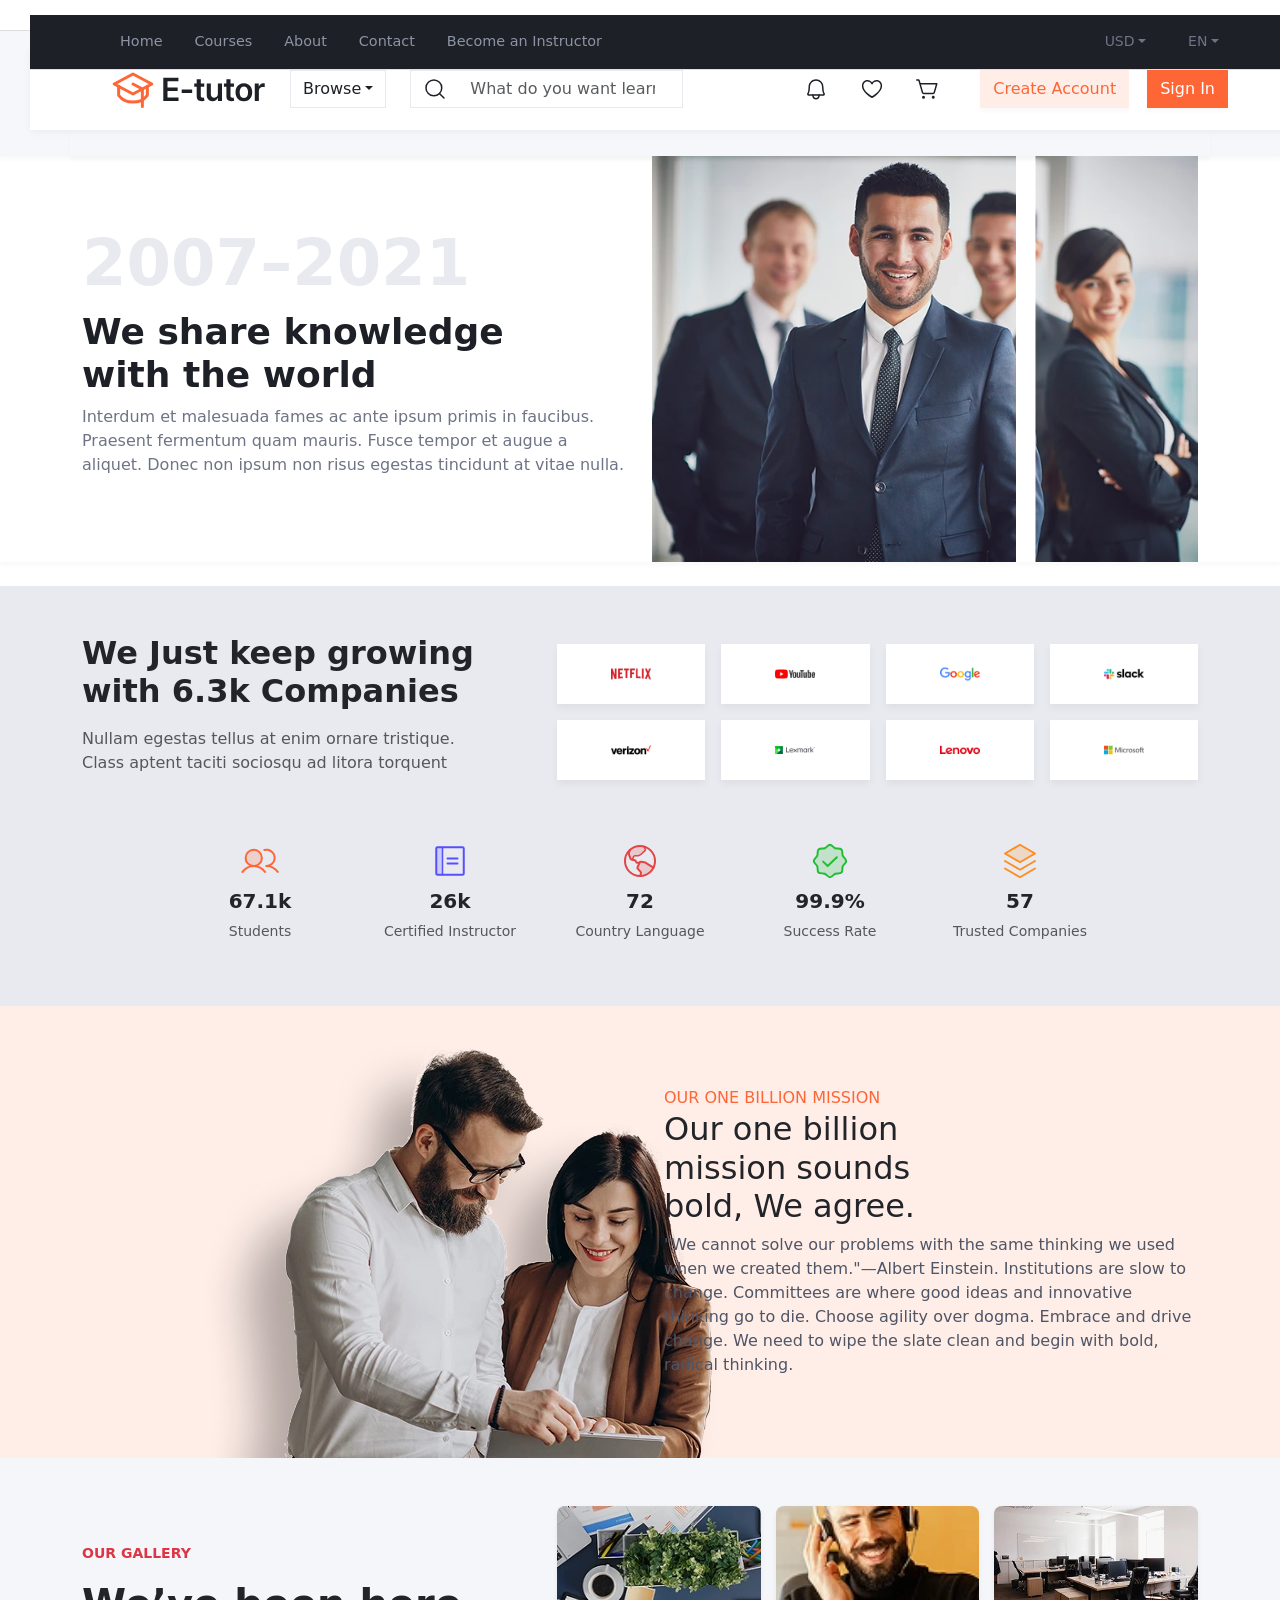
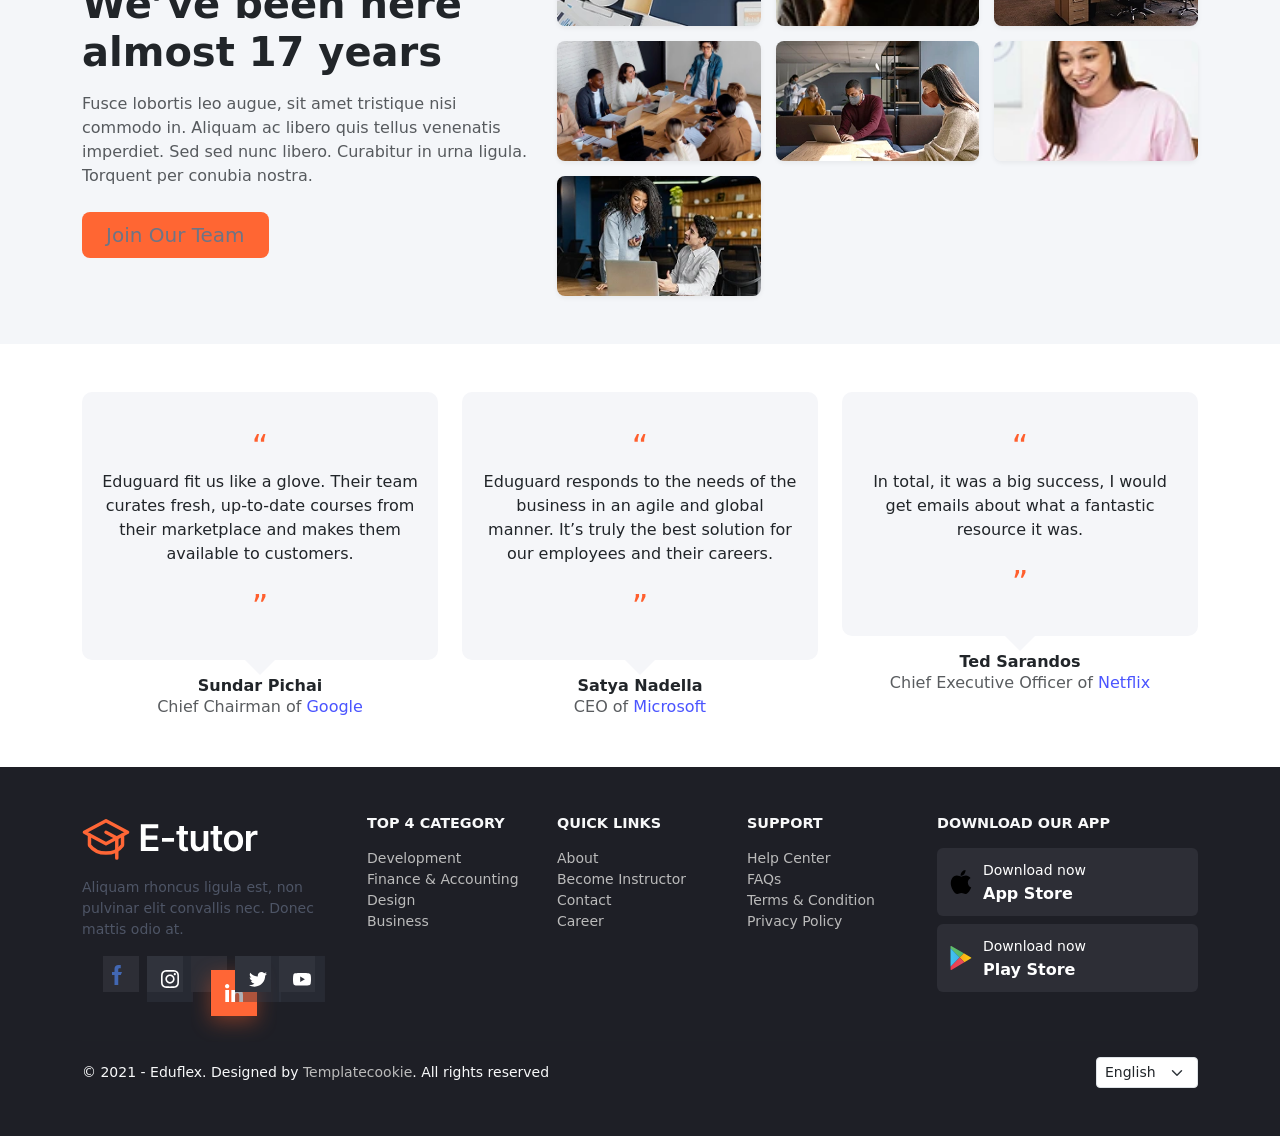
<file: about.html>
<!DOCTYPE html>
<html lang="en">

<head>
    <meta charset="UTF-8">
    <meta name="viewport" content="width=device-width, initial-scale=1.0">
    <title>About | E-tutor</title>
    <!-- Bootstrap CSS -->
    <link href="https://cdn.jsdelivr.net/npm/bootstrap@5.3.0/dist/css/bootstrap.min.css" rel="stylesheet">

    <!--Custome CSS-->
    <link rel="stylesheet" href="./assests/main.css">
</head>

<body>
    <header>
        <!-- Top Navbar -->
        <nav class="navbar navbar-expand-lg top-navbar border-bottom py-2">
            <div class="container d-flex justify-content-between align-items-center">
                <!-- Left Links -->
                <ul class="navbar-nav flex-row gap-3">
                    <li class="nav-item"><a class="nav-link" href="./index.html">Home</a></li>
                    <li class="nav-item"><a class="nav-link" href="#">Courses</a></li>
                    <li class="nav-item"><a class="nav-link" href="#">About</a></li>
                    <li class="nav-item"><a class="nav-link" href="#">Contact</a></li>
                    <li class="nav-item"><a class="nav-link" href="#">Become an Instructor</a></li>
                </ul>

                <!-- Right Dropdowns -->
                <div class="d-flex gap-4">
                    <div class="dropdown-btn">
                        <button class="btn btn-sm dropdown-toggle" data-bs-toggle="dropdown">USD</button>
                        <ul class="dropdown-menu">
                            <li><a class="dropdown-item" href="#">USD</a></li>
                            <li><a class="dropdown-item" href="#">ILS</a></li>
                            <li><a class="dropdown-item" href="#">EUR</a></li>
                        </ul>
                    </div>
                    <div class="dropdown-btn">
                        <button class="btn btn-sm  dropdown-toggle" data-bs-toggle="dropdown">EN</button>
                        <ul class="dropdown-menu">
                            <li><a class="dropdown-item" href="#">EN</a></li>
                            <li><a class="dropdown-item" href="#">AR</a></li>
                        </ul>
                    </div>
                </div>
            </div>
        </nav>

        <!-- Bottom Navbar -->
        <nav class="navbar navbar-expand-lg bottom-navbar py-3">
            <div class="container d-flex justify-content-between align-items-center">
                <!-- Left Side -->
                <div class="d-flex align-items-center flex-grow-1">
                    <!-- Logo -->
                    <a class="navbar-brand me-4 d-flex align-items-center" href="#">
                        <img src="./assests/logo/LOGO.svg" alt="Logo" height="40">

                    </a>

                    <!-- Browse Dropdown -->
                    <div class="dropdown me-4">
                        <button class="btn dropdown-toggle Browse-btn" data-bs-toggle="dropdown">Browse</button>
                        <ul class="dropdown-menu">
                            <li><a class="dropdown-item" href="#">Design</a></li>
                            <li><a class="dropdown-item" href="#">Personal Development</a></li>
                            <li><a class="dropdown-item" href="#">IT & Software</a></li>
                        </ul>
                    </div>

                    <!-- Search -->
                    <form class="d-flex" role="search">
                        <div class="input-group">
                            <button class="input-group-text bg-white border-end-0 search-btn"><img
                                    src="./assests/images/icons/MagnifyingGlass.svg"></button>
                            <input class="form-control border-start-0 search-form" type="search"
                                placeholder="What do you want learn..." aria-label="Search">
                        </div>
                    </form>
                </div>

                <!-- Right Side -->
                <div class="d-flex align-items-center gap-3">
                    <!-- Icons -->
                    <div class="icon-buttons d-flex gap-3">
                        <button class="icon-btn"><img src="./assests/images/icons/Bell.svg"
                                alt="Notifications" /></button>
                        <button class="icon-btn"><img src="./assests/images/icons/Heart.svg" alt="Favorites" /></button>
                        <button class="icon-btn"><img src="./assests/images/icons/ShoppingCartSimple.svg"
                                alt="Cart" /></button>
                    </div>

                    <!-- Buttons -->
                    <div class="d-flex gap-2 ms-3">
                        <button class="btn new-account-btn">Create Account</button>
                        <button class="btn signIn-btn">Sign In</button>
                    </div>
                </div>
            </div>
        </nav>
    </header>
    <main>
        <div class="breadcrumb-section">
         <div class="container text-center  py-4 breadcrumb-section ">
        <h1 class="display-4 page">About</h1>
        <nav aria-label="breadcrumb">
            <ol class="breadcrumb justify-content-center">
                <li class="breadcrumb-item"><a href="./index.html">Home</a></li>
                <li class="breadcrumb-item active" aria-current="page">About</li>
            </ol>
        </nav>
    </div>
    </div>


        <section class="about-section d-flex align-items-center mb-4">
            <div class="container">
                <div class="row align-items-center">
                    <!-- Text Column -->
                    <div class="col-md-6 text-white about-content">
                        <h1 class="year-range">2007–2021</h1>
                        <h2 class="headline">We share knowledge<br>with the world</h2>
                        <p class="description">
                            Interdum et malesuada fames ac ante ipsum primis in faucibus.
                            Praesent fermentum quam mauris. Fusce tempor et augue a aliquet.
                            Donec non ipsum non risus egestas tincidunt at vitae nulla.
                        </p>
                    </div>

                    <!-- Image Column -->
                    <div class="col-md-6">
                        <img src="./assests/images/public/aboutus.webp" alt="Team" class="img-fluid team-image">
                    </div>
                </div>
            </div>
        </section>

        <section class="trusted-section py-5">
    <div class="container">
      <div class="row align-items-center mb-5">
        <!-- Text -->
        <div class="col-md-5 mb-4 mb-md-0">
          <h2 class="fw-bold">We Just keep growing<br>with 6.3k Companies</h2>
          <p class="text-muted mt-3">
            Nullam egestas tellus at enim ornare tristique.<br>
            Class aptent taciti sociosqu ad litora torquent
          </p>
        </div>

        <!-- Logos -->
        <div class="col-md-7">
          <div class="row g-3">
            <div class="col-3">
              <div class="brand-box"><img src="./assests/logo/netflix logo.webp" alt="Netflix"></div>
            </div>
            <div class="col-3">
              <div class="brand-box"><img src="./assests/logo/youtube logo.webp" alt="YouTube"></div>
            </div>
            <div class="col-3">
              <div class="brand-box"><img src="./assests/logo/google logo.webp" alt="Google"></div>
            </div>
            <div class="col-3">
              <div class="brand-box"><img src="./assests/logo/slack logo.webp" alt="Slack"></div>
            </div>
            <div class="col-3">
              <div class="brand-box"><img src="./assests/logo/verizon logo.webp" alt="Verizon"></div>
            </div>
            <div class="col-3">
              <div class="brand-box"><img src="./assests/logo/lexmark.webp" alt="Lexmark"></div>
            </div>
            <div class="col-3">
              <div class="brand-box"><img src="./assests/logo/lenovo logo.webp" alt="Lenovo"></div>
            </div>
            <div class="col-3">
              <div class="brand-box"><img src="./assests/logo/microsoft logo.webp" alt="Microsoft"></div>
            </div>
          </div>
        </div>
      </div>

      <!-- Fun Stats -->
      <div class="row text-center g-4">
        <div class="col-6 col-md-2 offset-md-1">
          <div class="fact-icon text-danger mb-2"><img src="./assests/images/icons/Users.svg"></div>
          <div class="column">
            <h5 class="fw-bold">67.1k</h5>
          <p class="text-muted small">Students</p>
          </div>
        </div>
        <div class="col-6 col-md-2">
          <div class="fact-icon text-primary mb-2"><img src="./assests/images/icons/Notebook.svg"></div>
          <h5 class="fw-bold">26k</h5>
          <p class="text-muted small">Certified Instructor</p>
        </div>
        <div class="col-6 col-md-2">
          <div class="fact-icon text-danger mb-2"><img src="./assests/images/icons/GlobeHemisphereWest.svg"></div>
          <h5 class="fw-bold">72</h5>
          <p class="text-muted small">Country Language</p>
        </div>
        <div class="col-6 col-md-2">
          <div class="fact-icon text-success mb-2"><img src="./assests/images/icons/CircleWavyCheck.svg"></div>
          <h5 class="fw-bold">99.9%</h5>
          <p class="text-muted small">Success Rate</p>
        </div>
        <div class="col-6 col-md-2">
          <div class="fact-icon text-warning mb-2"><img src="./assests/images/icons/Stack.svg"></div>
          <h5 class="fw-bold">57</h5>
          <p class="text-muted small">Trusted Companies</p>
        </div>
      </div>
    </div>
  </section>

  <section class="ourMission-section pt-3">
    <div class="container">
        <div class="row d-flex align-items-center ">
            <div class="mission-img img-fluid col-6 ">
                <img src="./assests/images/public/two-business-partners-working-office 1.webp" alt="Two Business Partners Working Office">
            </div>
            <div class="mission-content col-4 ps-4 ">
                <span class="mission-title">OUR ONE BILLION MISSION</span>
                <h2 class="mission-header col-7">Our one billion mission sounds bold, We agree.</h2>
                <p class="mission-text ">"We cannot solve our problems with the same thinking we used when we created them."—Albert Einstein. Institutions are slow to change. Committees are where good ideas and innovative thinking go to die. Choose agility over dogma. Embrace and drive change. We need to wipe the slate clean and begin with bold, radical thinking.</p>
            </div>
        </div>
    </div>
  </section>

  <section class="gallery-section py-5">
  <div class="container">
    <div class="row align-items-center">
      
      <!-- Left Content -->
      <div class="col-lg-5 mb-4 mb-lg-0">
        <p class="text-uppercase text-danger small fw-semibold">Our Gallery</p>
        <h2 class="fw-bold display-6 mb-3">We’ve been here<br>almost 17 years</h2>
        <p class="text-muted mb-4">
          Fusce lobortis leo augue, sit amet tristique nisi commodo in. Aliquam ac libero quis tellus venenatis imperdiet.
          Sed sed nunc libero. Curabitur in urna ligula. Torquent per conubia nostra.
        </p>
        <a href="#" class="btn btn-primary btn-lg px-4" style="background-color: #ff6633; border: none;">
          Join Our Team
        </a>
      </div>

      <!-- Right Image Grid -->
      <div class="col-lg-7">
        <div class="gallery-grid">
          <img src="./assests/images/public/01.webp" alt="Office" class="gallery-img">
          <img src="./assests/images/public/02.webp" alt="Teamwork" class="gallery-img">
          <img src="./assests/images/public/03.webp" alt="Happy team" class="gallery-img">
          <img src="./assests/images/public/04.webp" alt="Documents" class="gallery-img">
          <img src="./assests/images/public/05.webp" alt="Collaboration" class="gallery-img">
          <img src="./assests/images/public/06.webp" alt="Discussion" class="gallery-img">
          <img src="./assests/images/public/07.webp" alt="Laptop meeting" class="gallery-img">
          
        </div>
      </div>

    </div>
  </div>
</section>

<section class="testimonial-section py-5">
  <div class="container">
    <div class="row g-4 justify-content-center">
      
      <!-- Testimonial 1 -->
      <div class="col-md-4">
        <div class="testimonial-box">
          <span class="quote-icon">“</span>
          <p>
            Eduguard fit us like a glove. Their team curates fresh, up-to-date courses from their marketplace and makes them available to customers.
          </p>
          <span class="quote-icon quote-close">”</span>
        </div>
        <div class="testimonial-meta text-center mt-3">
          <h6 class="mb-0 fw-semibold">Sundar Pichai</h6>
          <p class="mb-0 text-muted">Chief Chairman of <a href="#">Google</a></p>
        </div>
      </div>

      <!-- Testimonial 2 -->
      <div class="col-md-4">
        <div class="testimonial-box">
          <span class="quote-icon">“</span>
          <p>
            Eduguard responds to the needs of the business in an agile and global manner. It’s truly the best solution for our employees and their careers.
          </p>
          <span class="quote-icon quote-close">”</span>
        </div>
        <div class="testimonial-meta text-center mt-3">
          <h6 class="mb-0 fw-semibold">Satya Nadella</h6>
          <p class="mb-0 text-muted">CEO of <a href="#">Microsoft</a></p>
        </div>
      </div>

      <!-- Testimonial 3 -->
      <div class="col-md-4">
        <div class="testimonial-box">
          <span class="quote-icon">“</span>
          <p>
            In total, it was a big success, I would get emails about what a fantastic resource it was.
          </p>
          <span class="quote-icon quote-close">”</span>
        </div>
        <div class="testimonial-meta text-center mt-3">
          <h6 class="mb-0 fw-semibold text-dark">Ted Sarandos</h6>
          <p class="mb-0 text-muted">Chief Executive Officer of <a href="#">Netflix</a></p>
        </div>
      </div>

    </div>
  </div>
</section>

<footer class="footer text-light py-5">
  <div class="container">
    <div class="row gy-4">

      <!-- Logo & Social -->
      <div class="col-lg-3 col-md-6">
        <div class="footer-brand d-flex align-items-center mb-3">
          <img src="./assests/logo/logo light text.svg" alt="Logo" class="me-2" />
        
        </div>
        <p class="footer-text small">
          Aliquam rhoncus ligula est, non pulvinar elit convallis nec. Donec mattis odio at.
        </p>
        <div class="social-icons mt-3">
          <a href="#"><img src="./assests/images/icons/facebook 1.svg" alt="Facebook" class="me-2" /></a>
          <a href="#"><img src="./assests/images/public/instagram.svg" alt="instagram" class="me-2" /></a>
          <a href="#"><img src="./assests/images/public/linkedin.svg" alt="linkedin" class="me-2" /></a>
          <a href="#"><img src="./assests/images/public/twitter.svg" alt="twitter" class="me-2" /></a>
          <a href="#"><img src="./assests/images/public/youtube.svg" alt="youtube" class="me-2" /></a>
        </div>
      </div>

      <!-- Top Categories -->
      <div class="col-lg-2 col-md-6">
        <h6 class="fw-bold">TOP 4 CATEGORY</h6>
        <ul class="list-unstyled text-muted small">
          <li><a href="#" class="mb-2">Development</a></li>
          <li><a href="#" class="mb-2">Finance & Accounting</a></li>
          <li><a href="#" class="mb-2">Design</a></li>
          <li><a href="#" class="mb-2">Business</a></li>
        </ul>
      </div>

      <!-- Quick Links -->
      <div class="col-lg-2 col-md-6">
        <h6 class="fw-bold">QUICK LINKS</h6>
        <ul class="list-unstyled text-muted small">
          <li><a href="#" class="mb-2">About</a></li>
          <li><a href="#" class="mb-2">Become Instructor </a></li>
          <li><a href="#" class="mb-2">Contact</a></li>
          <li><a href="#" class="mb-2">Career</a></li>
        </ul>
      </div>

      <!-- Support -->
      <div class="col-lg-2 col-md-6">
        <h6 class="fw-bold">SUPPORT</h6>
        <ul class="list-unstyled text-muted small">
          <li><a href="#" class="mb-2">Help Center</a></li>
          <li><a href="#" class="mb-2">FAQs</a></li>
          <li><a href="#" class="mb-2">Terms & Condition</a></li>
          <li><a href="#" class="mb-2">Privacy Policy</a></li>
        </ul>
      </div>

      <!-- App Store -->
      <div class="col-lg-3 col-md-6">
        <h6 class="fw-bold">DOWNLOAD OUR APP</h6>
        <div class="d-flex flex-column gap-2 mt-3">
          <a href="#" class="store-btn">
            <img src="./assests/images/icons/apple 2.svg" />
            <span>
              <small>Download now</small><br />
              <strong>App Store</strong>
            </span>
          </a>
          <a href="#" class="store-btn">
            <img src="./assests/images/icons/google-play-5 1.svg" />
            <span>
              <small>Download now</small><br />
              <strong>Play Store</strong>
            </span>
          </a>
        </div>
      </div>

    </div>

    <hr class="text-muted mt-5" />

    <!-- Bottom -->
    <div class="d-flex flex-column flex-md-row justify-content-between align-items-center  small">
      <p class="mb-2 mb-md-0">
        © 2021 - Eduflex. Designed by <a href="#">Templatecookie</a>. All rights reserved
      </p>
      <select class="form-select form-select-sm w-auto">
        <option selected>English</option>
        <option>Spanish</option>
        <option>French</option>
      </select>
    </div>
  </div>
</footer>




    </main>
</body>

</html>
</file>
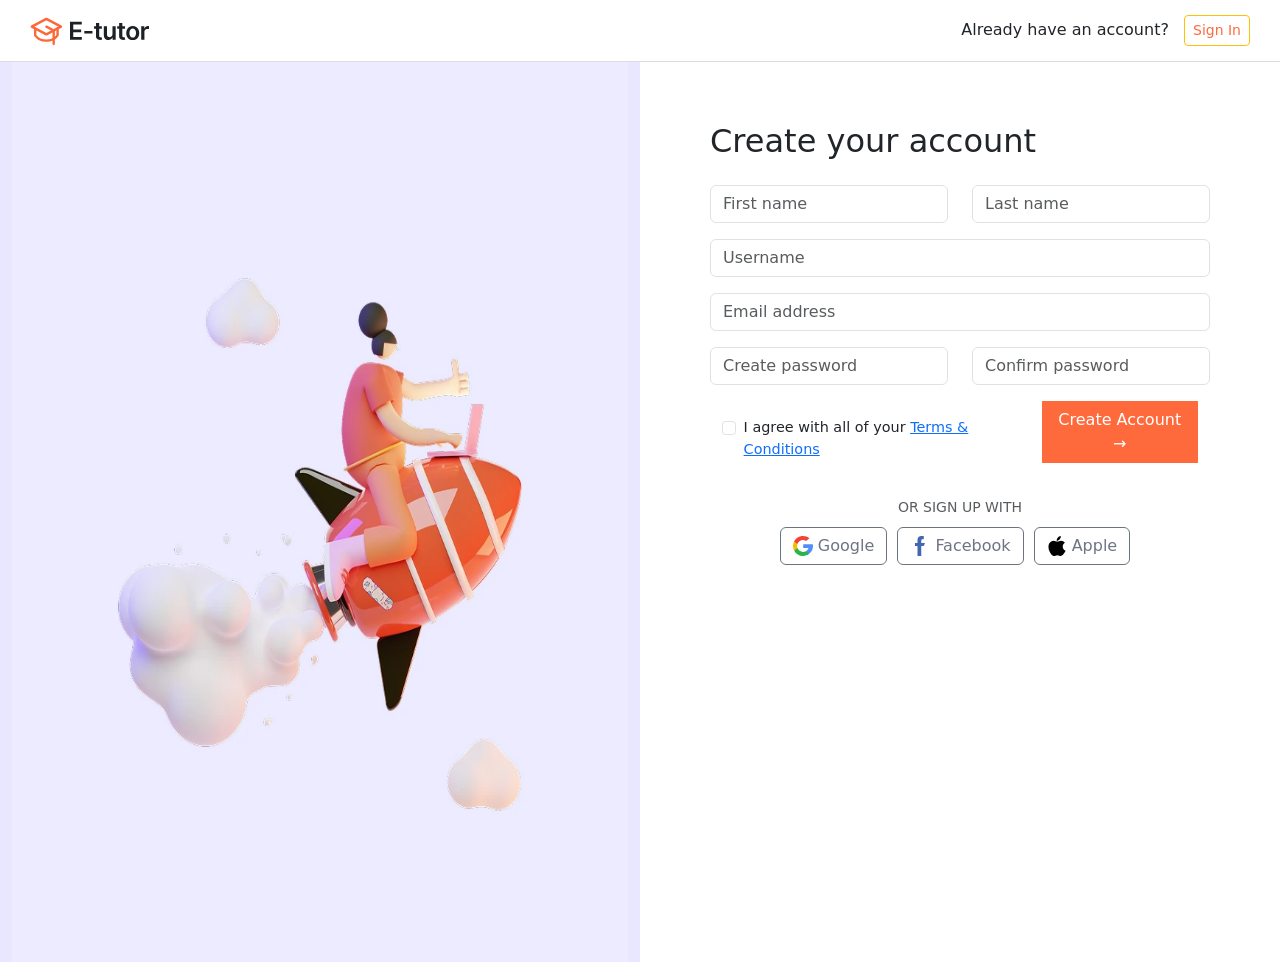
<file: createaccount.html>
<!DOCTYPE html>
<html lang="en">

<head>
  <meta charset="UTF-8" />
  <meta name="viewport" content="width=device-width, initial-scale=1.0" />
  <title>Create Account | E-tutor</title>
  <link href="https://cdn.jsdelivr.net/npm/bootstrap@5.3.3/dist/css/bootstrap.min.css" rel="stylesheet">
  <link rel="stylesheet" href="./assests/main.css"> <!-- External CSS -->
</head>

<body>

  <!-- Header -->
  <header class="d-flex justify-content-between align-items-center">
    <div class="logo-text">
      <img src="./assests/logo/LOGO.svg" alt="Logo" width="120" />

    </div>
    <div class="header-right">
      <span>Already have an account?</span>
      <a href="./signIn.html" class="btn btn-sm btn-outline-warning">Sign In</a>
    </div>
  </header>

  <div class="container-fluid">
    <div class="row">
      <!-- Left panel -->
      <div class="col-md-6 left-panel">
        <img src="./assests/images/public/createaccount illustration.webp" alt="Rocket Illustration" class="img-fluid">
      </div>

      <!-- Right panel -->
      <div class="col-md-6 right-panel">
        <div class="form-container">
          <h2 class="mb-4">Create your account</h2>

          <form>
            <div class="row mb-3">
              <div class="col">
                <input type="text" class="form-control" placeholder="First name" required>
              </div>
              <div class="col">
                <input type="text" class="form-control" placeholder="Last name" required>
              </div>
            </div>

            <div class="mb-3">
              <input type="text" class="form-control" placeholder="Username" required>
            </div>

            <div class="mb-3">
              <input type="email" class="form-control" placeholder="Email address" required>
            </div>

            <div class="row mb-3">
              <div class="col">
                <input type="password" class="form-control" placeholder="Create password" required>
              </div>
              <div class="col">
                <input type="password" class="form-control" placeholder="Confirm password" required>
              </div>
            </div>
            <div class="container">
              <div class="d-flex align-items-center justify-content-between mb-3">
                <div class="form-check me-3">
                  <input class="form-check-input" type="checkbox" id="termsCheck" required>
                  <label class="form-check-label" for="termsCheck">
                    I agree with all of your <a href="#">Terms & Conditions</a>
                  </label>
                </div>

                <button type="submit" class="btn btn-create  mb-3">
                  Create Account →
                </button>
              </div>
            </div>
            <div class="text-center text-muted mb-2">
              <small>OR SIGN UP WITH</small>
            </div>





            <div class="d-flex justify-content-center social-btns">
              <button type="button" class="btn btn-outline-secondary">
                <img src="./assests/images/icons/search 1.svg" alt="Google" width="20" /> Google
              </button>
              <button type="button" class="btn btn-outline-secondary">
                <img src="./assests/images/icons/facebook 1.svg" alt="Facebook" width="20" />
                Facebook
              </button>
              <button type="button" class="btn btn-outline-secondary">
                <img src="./assests/images/icons/apple 2.svg" alt="Apple" width="20" /> Apple
              </button>
            </div>
          </form>
        </div>
      </div>
    </div>
  </div>

  <!-- Bootstrap JS -->
  <script src="https://cdn.jsdelivr.net/npm/bootstrap@5.3.3/dist/js/bootstrap.bundle.min.js"></script>
</body>

</html>
</file>
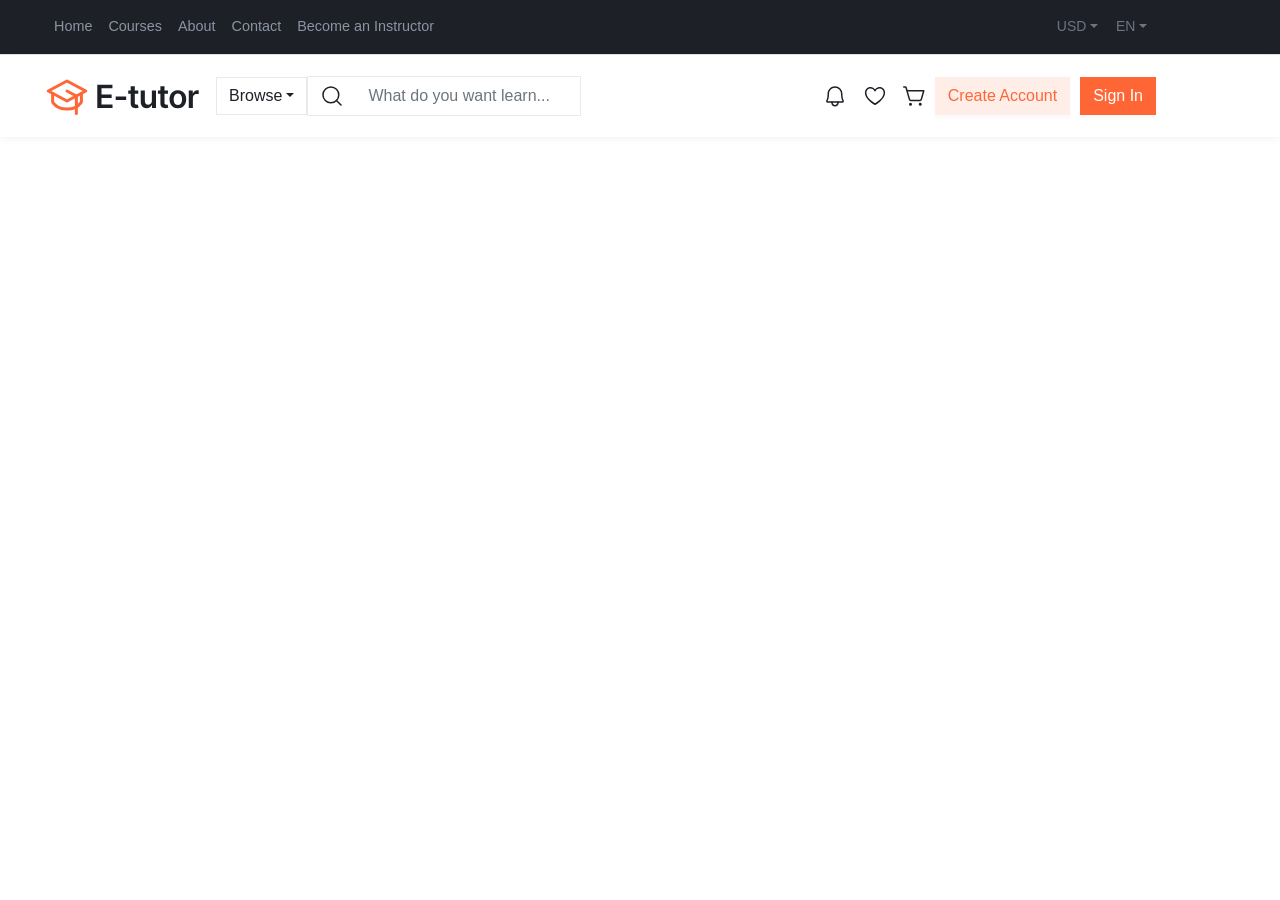
<file: navbar.html>
<!DOCTYPE html>
<html lang="en">

<head>
    <meta charset="UTF-8">
    <meta name="viewport" content="width=device-width, initial-scale=1.0">
    <title>E-tutor</title>
    <link rel="stylesheet" href="https://stackpath.bootstrapcdn.com/bootstrap/4.5.2/css/bootstrap.min.css">
  
    <link rel="stylesheet" href="./assests/navbar.css">

</head>

<body>
    <header>
        <!-- Top Navbar -->
        <nav class="navbar navbar-expand-lg top-navbar border-bottom py-2">
            <div class="container d-flex justify-content-between align-items-center">
                <!-- Left Links -->
                <ul class="navbar-nav flex-row gap-3">
                    <li class="nav-item"><a class="nav-link" href="#">Home</a></li>
                    <li class="nav-item"><a class="nav-link" href="#">Courses</a></li>
                    <li class="nav-item"><a class="nav-link" href="#">About</a></li>
                    <li class="nav-item"><a class="nav-link" href="#">Contact</a></li>
                    <li class="nav-item"><a class="nav-link" href="#">Become an Instructor</a></li>
                </ul>

                <!-- Right Dropdowns -->
                <div class="d-flex gap-4">
                    <div class="dropdown-btn">
                        <button class="btn btn-sm dropdown-toggle"
                            data-bs-toggle="dropdown">USD</button>
                        <ul class="dropdown-menu">
                            <li><a class="dropdown-item" href="#">USD</a></li>
                            <li><a class="dropdown-item" href="#">ILS</a></li>
                            <li><a class="dropdown-item" href="#">EUR</a></li>
                        </ul>
                    </div>
                    <div class="dropdown-btn">
                        <button class="btn btn-sm  dropdown-toggle"
                            data-bs-toggle="dropdown">EN</button>
                        <ul class="dropdown-menu">
                            <li><a class="dropdown-item" href="#">EN</a></li>
                            <li><a class="dropdown-item" href="#">AR</a></li>
                        </ul>
                    </div>
                </div>
            </div>
        </nav>

        <!-- Bottom Navbar -->
        <nav class="navbar navbar-expand-lg bottom-navbar py-3">
            <div class="container d-flex justify-content-between align-items-center">
                <!-- Left Side -->
                <div class="d-flex align-items-center flex-grow-1">
                    <!-- Logo -->
                    <a class="navbar-brand me-4 d-flex align-items-center" href="#">
                        <img src="./assests/logo/LOGO.svg" alt="Logo" height="40">
                        
                    </a>

                    <!-- Browse Dropdown -->
                    <div class="dropdown me-4">
                        <button class="btn dropdown-toggle Browse-btn" data-bs-toggle="dropdown">Browse</button>
                        <ul class="dropdown-menu">
                            <li><a class="dropdown-item" href="#">Design</a></li>
                            <li><a class="dropdown-item" href="#">Personal Development</a></li>
                            <li><a class="dropdown-item" href="#">IT & Software</a></li>
                        </ul>
                    </div>

                    <!-- Search -->
                    <form class="d-flex" role="search">
                        <div class="input-group">
                            <button class="input-group-text bg-white border-end-0 search-btn"><img src="./assests/images/icons/MagnifyingGlass.svg"></button>
                            <input class="form-control border-start-0 search-form" type="search" placeholder="What do you want learn..."
                                aria-label="Search">
                        </div>
                    </form>
                </div>

                <!-- Right Side -->
                <div class="d-flex align-items-center gap-3">
                    <!-- Icons -->
                    <div class="icon-buttons d-flex gap-3">
                        <button class="icon-btn"><img src="./assests/images/icons/Bell.svg"
                                alt="Notifications" /></button>
                        <button class="icon-btn"><img src="./assests/images/icons/Heart.svg" alt="Favorites" /></button>
                        <button class="icon-btn"><img src="./assests/images/icons/ShoppingCartSimple.svg"
                                alt="Cart" /></button>
                    </div>

                    <!-- Buttons -->
                    <div class="d-flex gap-2 ms-3">
                        <button class="btn new-account-btn">Create Account</button>
                        <button class="btn signIn-btn">Sign In</button>
                    </div>
                </div>
            </div>
        </nav>
    </header>

</body>

</html>
</file>
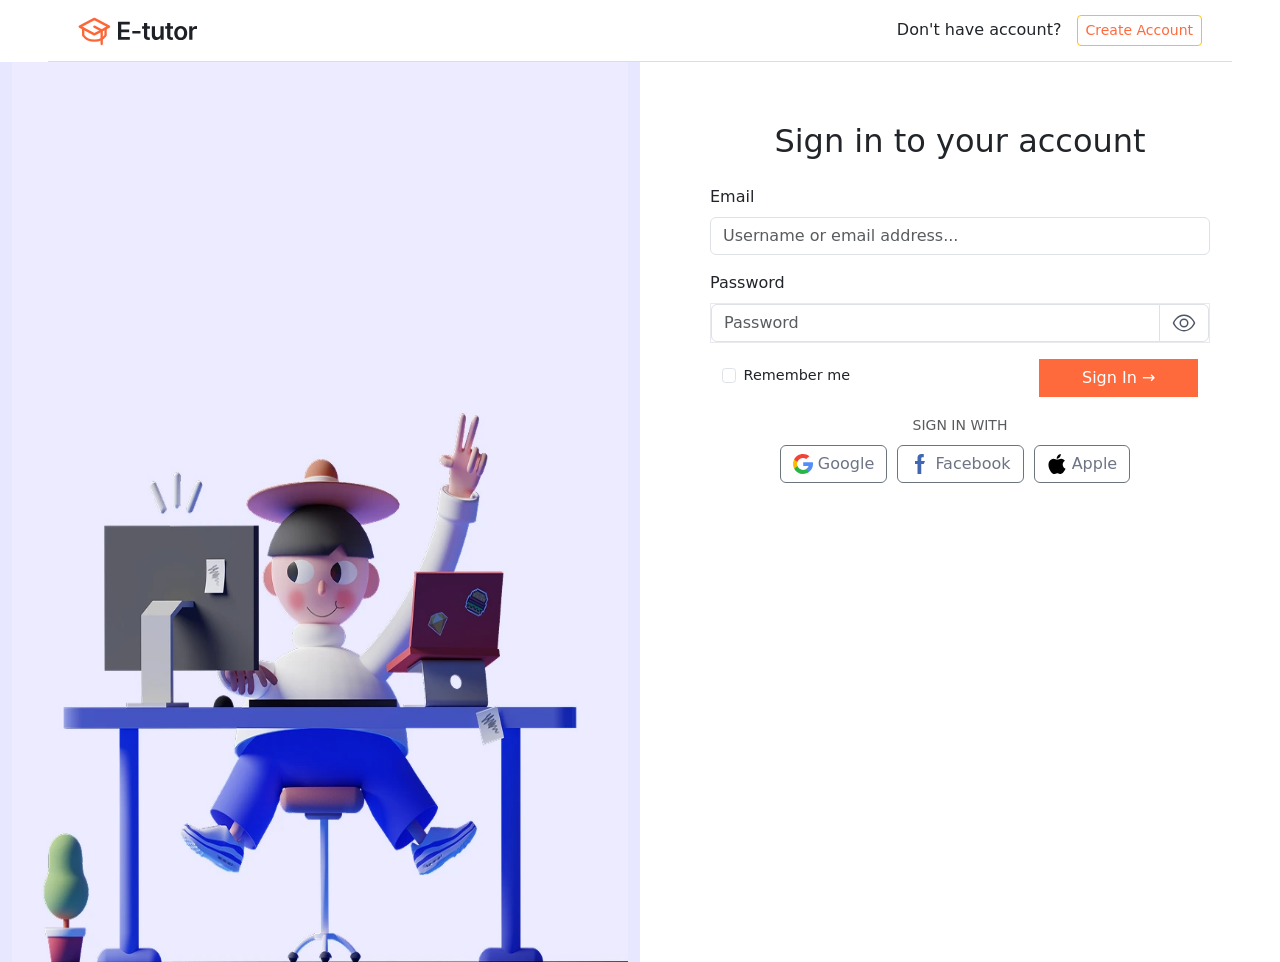
<file: signIn.html>
<!DOCTYPE html>
<html lang="en">

<head>
  <meta charset="UTF-8" />
  <meta name="viewport" content="width=device-width, initial-scale=1.0" />
  <title>Sign In | E-tutor</title>
  <link href="https://cdn.jsdelivr.net/npm/bootstrap@5.3.3/dist/css/bootstrap.min.css" rel="stylesheet">
  <link rel="stylesheet" href="./assests/main.css"> <!-- External CSS -->
</head>

<body>

  <!-- Header -->
  <header class="d-flex justify-content-between align-items-center mx-5">
    <div class="logo-text">
      <img src="./assests/logo/LOGO.svg" alt="Logo" width="120" />

    </div>
    <div class="header-right">
      <span>Don't have account?</span>
      <a href="./createaccount.html" class="btn btn-sm btn-outline-warning">Create Account</a>
    </div>
  </header>

  <div class="container-fluid">
    <div class="row">
      <!-- Left panel -->
      <div class="col-md-6 left-panel">
        <img src="./assests/images/public/signin.webp" alt="Sign In Illustration" class="img-fluid">
      </div>

      <!-- Right panel -->
      <div class="col-md-6 right-panel">
        <div class="form-container">
          <h2 class="mb-4 text-center">Sign in to your account</h2>

          <form>
            <div class="mb-3">
              <label class="form-label">Email</label>
              <input type="email" class="form-control" placeholder="Username or email address..." required>
            </div>

            <div class="mb-3">
              <label class="form-label">Password</label>
              <div class="input-group">
                <input type="password" class="form-control" placeholder="Password" required>
                <span class="input-group-text bg-white"><img src="./assests/images/icons/Eye.svg" class="bi bi-eye"></span>
              </div>
            </div>
            <div class="container">
              <div class="d-flex align-items-center justify-content-between mb-3">
                <div class="form-check me-3">
                  <input class="form-check-input" type="checkbox" id="rememberMe">
                  <label class="form-check-label" for="rememberMe">Remember me</label>
                </div>

                <button type="submit" class="btn btn-create col-4">
                  Sign In →
                </button>
              </div>
            </div>
            <div class="text-center text-muted mb-2">
              <small>SIGN IN WITH</small>
            </div>

            <div class="d-flex justify-content-center social-btns">
              <button type="button" class="btn btn-outline-secondary">
                <img src="./assests/images/icons/search 1.svg" alt="Google" width="20" /> Google
              </button>
              <button type="button" class="btn btn-outline-secondary">
                <img src="./assests/images/icons/facebook 1.svg" alt="Facebook" width="20" />
                Facebook
              </button>
              <button type="button" class="btn btn-outline-secondary">
                <img src="./assests/images/icons/apple 2.svg" alt="Apple" width="20" /> Apple
              </button>
            </div>
          </form>
        </div>
      </div>
    </div>
  </div>

  <!-- Bootstrap JS -->
  <script src="https://cdn.jsdelivr.net/npm/bootstrap@5.3.3/dist/js/bootstrap.bundle.min.js"></script>
</body>

</html>
</file>
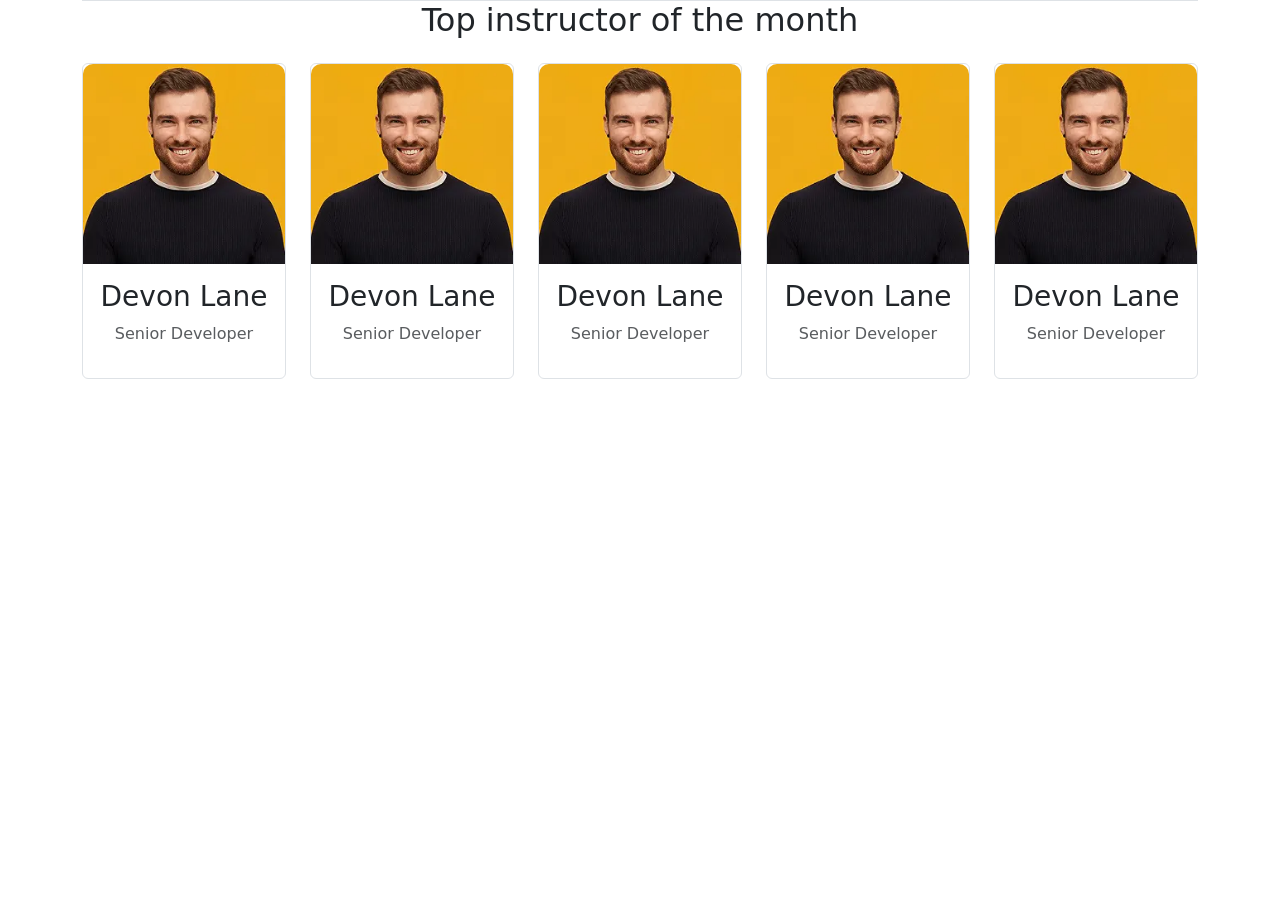
<file: topInstructor.html>
<!DOCTYPE html>
<html lang="en">

<head>
    <meta charset="UTF-8">
    <meta name="viewport" content="width=device-width, initial-scale=1.0">
    <title>Document</title>
    <!-- Bootstrap CSS -->
    <link href="https://cdn.jsdelivr.net/npm/bootstrap@5.3.0/dist/css/bootstrap.min.css" rel="stylesheet">

    <!--Custome CSS-->
    <link rel="stylesheet" href="./assests/main.css">
</head>

<body>
    <section class="Top-instructor-section">
        <div class="container">
            <h2 class="text-center mb-4 border-top">Top instructor of the month</h2>
            <div class="instructors-section row ">
                <div class="col">
                <div class="card text-center h-100 border">
                    <img src="./assests/images/public/devon.webp" class="card-img-top" alt="Instructor devon">
                    <div class="card-body">
                        <h3>Devon Lane</h3>
                        <p class="text-muted">Senior Developer</p>
                        
                    </div>
                </div>
                </div>
                 <div class="col">
                <div class="card text-center h-100 border">
                    <img src="./assests/images/public/devon.webp" class="card-img-top" alt="Instructor devon">
                    <div class="card-body">
                        <h3>Devon Lane</h3>
                        <p class="text-muted">Senior Developer</p>
                        
                    </div>
                </div>
                </div>
                 <div class="col">
                <div class="card text-center h-100 border">
                    <img src="./assests/images/public/devon.webp" class="card-img-top" alt="Instructor devon">
                    <div class="card-body">
                        <h3>Devon Lane</h3>
                        <p class="text-muted">Senior Developer</p>
                        
                    </div>
                </div>
                </div>
                 <div class="col">
                <div class="card text-center h-100 border">
                    <img src="./assests/images/public/devon.webp" class="card-img-top" alt="Instructor devon">
                    <div class="card-body">
                        <h3>Devon Lane</h3>
                        <p class="text-muted">Senior Developer</p>
                        
                    </div>
                </div>
                </div>
                 <div class="col">
                <div class="card text-center h-100 border">
                    <img src="./assests/images/public/devon.webp" class="card-img-top" alt="Instructor devon">
                    <div class="card-body">
                        <h3>Devon Lane</h3>
                        <p class="text-muted">Senior Developer</p>
                        
                    </div>
                </div>
                </div>

            </div>

    </section>

</body>

</html>
</file>
<file: assests/main.css>
*{
    margin: 0;
    padding: 0;
    box-sizing: border-box;
}

.navbar{
    width: 100%;
    justify-content: center;
}

/* Top Navbar */
.top-navbar {
  background-color: #1D2026;
  font-size: 0.9rem;
  color:#8C94A3;
  position: fixed;
  width: 100%;
  z-index: 1050;
}
.nav-link{
    color: #8C94A3;
}

.nav-link:hover{
    color:#fff;
    box-shadow: 0 2px 0 rgba(255, 102, 54, 1);
    transition: 0.5s ease-in-out;
}

.btn{
    color: #6E7485;
}

.btn:hover{
    color:#fff;
    transition: 0.5s ease-in-out;
}

/* Bottom Navbar */
.bottom-navbar {
  background-color: #ffffff;
  box-shadow: 0 2px 8px rgba(0, 0, 0, 0.05);
  position: fixed;
  top:48px;
  width:  100%;
  z-index: 1040;
}
.Browse-btn{
    color: #1D2026;
    border: 1px solid #E9EAF0 ;
    border-radius: 0;
}
.Browse-btn:hover{
    color: #1D2026;
    box-shadow: 0 0 1 rgba(0, 0, 0, 0.05);
    transition: 0.5s ease-in;
}
.input-group{
    border: 1px solid #E9EAF0;
}
.input-group:hover{
    box-shadow: 0 0 1 rgba(0, 0, 0, 0.05);
    transition: 0.5s ease-in-out;
}
.search-btn{
    border:none;
}
.search-form{
    border: none;
}

/* Icon buttons */
.icon-btn {
  background: transparent;
  border: none;
  padding: 0.5rem;
  transition: all 0.2s ease-in-out;
}

.icon-btn:hover {
  transform: scale(1.1);
}


.new-account-btn{
    background-color: #FFEEE8;
    color: #FF6636 ;
    box-shadow: 0 4px 4px rgba(0, 0, 0, 0.025);
    border-radius: 0;
    transition: 0.5s ease-in-out;
    
}

.new-account-btn:hover{
    box-shadow: 0 4px 4px rgba(0, 0, 0, 0.5);
    color: #FF6636;
    background-color: #FFEEE8;
    
}

.signIn-btn{
    border-radius: 0;
    color: #fff;
    background-color: #FF6636;
    margin-left: 10px;
    box-shadow: 0 4px 4px rgba(0, 0, 0, 0.025);
    transition: 0.5s ease-in-out;
}

.signIn-btn:hover{
    background-color: #FF6636;
    box-shadow: 0 4px 4px rgba(0, 0,0, 0.5);
    
}
.hero-section{
    
    box-shadow: 0 4px 4px rgba(0, 0, 0, 0.025);
}

.hero-section .new-account-btn{
    background-color: #FF6636;
    color:#fff;
    padding: 10px;

}

.hero-section .modal_btn{
  background-color: transparent;
  border-radius: none;
  border: 1px solid black;
}

.hero-section .modal_btn:hover{
  background-color: #6c757d;
  color: black;
}

.hero-section .h1{
    color:#1D2026;
}

.hero-section .p{
    color:#4E5566;
}



.category-card{
    box-shadow: 0 4px 4px rgba(0, 0, 0, 0.025);
    
}


.browse-link{
    color: #FF6636;
    text-decoration: none;
}

.browse-link:hover{
    text-decoration: underline;
}

.top-selling-section{
    background-color: #F5F7FA;
    
}
.course-card {
    border-radius: 10px;

    width: calc((100% - 40px)/5);
    transition: transform 0.3s ease;
}

.course-card:hover {
    transform: scale(1.03);
}

.card-img-top {
    height: 200px;
    object-fit: cover;
    border-top-left-radius: 10px;
    border-top-right-radius: 10px;
}

.card-title {
    font-weight: 600;
    font-size: 1.2rem;
    margin-bottom: 0.5rem;
}

.course-category {
    font-size: 0.95rem;
    color: #6c757d;
}

.course-price {
    font-size: 1rem;
    color: #198754;
    font-weight: 500;
}

.course-rating {
    font-size: 0.9rem;
    color: #ffc107;
}

h1 {
    color: #212529; /* Dark text color */
}

.best-courses {
  background-color: #f6f9fc;
}

.course-card {
  background: #fff;
  border: 1px solid #ddd;
  width: fit-content;
  transition: 0.3s ease;
  height: 100%;
}

.course-card:hover {
  box-shadow: 0 10px 20px rgba(0,0,0,0.08);
  transform: translateY(-4px);
}

.course-card img{
  width:100%;
}

.course-card h6 {
  font-size: 0.95rem;
  font-weight: 600;
  margin-top: 10px;
}

.course-meta {
  margin-top: 5px;
}


.breadcrumb-section{
    box-shadow: 0 4px 4px rgba(0, 0, 0, 0.025);
    background-color: #F5F7FA;

}
.page{
    color: #1D2026;
    font-weight: 500;
    font-size: 24px;
}


.breadcrumb {
    background-color: transparent; /* Transparent background for breadcrumb */
    padding: 0; /* Remove default padding */
}
.breadcrumb-item a {
    color: #6c757d; /* Light gray for the breadcrumb links */
}
.about-section{
    box-shadow: 0 4px 4px rgba(0, 0, 0, 0.025);
}
.about-content{
    justify-content: center;
}

.year-range {
  font-size: 64px;
  font-weight: bold;
  color: #E9EAF0;
}

.headline {
  font-size: 36px;
  font-weight: 700;
  color: #2c2c2c;
  color: #1D2026;
  
}

.description {
  font-size: 16px;
  color: #6E7485;
  
}

.team-image {
  width: 100%;
  
  object-fit: cover;
}

.trusted-section {
  background-color: #E9EAF0;
  box-shadow: 0 4px 4px rgba(0, 0, 0, 0.025);
}

.brand-box {
  background-color: #ffffff;
  padding: 10px;
  text-align: center;
  box-shadow: 0 4px 8px rgba(0,0,0,0.05);
  transition: 0.3s ease;
}

.brand-box img {
  max-width: 100%;
  max-height: 40px;
  object-fit: contain;
}

.brand-box:hover {
  box-shadow: 0 6px 12px rgba(0,0,0,0.1);
  transform: scale(1.03);
}

.fact-icon {
  font-size: 28px;
}

.ourMission-section{
    background-color: #FFEEE8;
}
.mission-img{
    width: 50%;
}
.mission-content{
    flex-grow: 1;
}
.mission-title{
    color: #FF6636;
    font-size: 16px;
}
.mission-text{
    color: #4E5566;
    font-weight: 400;
    font-size: 16px;
}

.gallery-section {
  background-color: #f4f6f9;
}

.gallery-grid {
  display: grid;
  grid-template-columns: repeat(3, 1fr);
  grid-auto-rows: 120px;
  gap: 15px;
}

.gallery-img {
  width: 100%;
  height: 100%;
  object-fit: cover;
  border-radius: 8px;
  box-shadow: 0 2px 5px rgba(0,0,0,0.06);
}
.testimonial-section {
  background-color: #fff;
}

.testimonial-box {
  position: relative;
  background-color: #f5f6f9;
  padding: 30px 20px;
  border-radius: 10px;
  min-height: 200px;
  text-align: center;
}

.testimonial-box::after {
  content: '';
  position: absolute;
  bottom: -15px;
  left: 50%;
  transform: translateX(-50%);
  border-width: 15px 15px 0;
  border-style: solid;
  border-color: #f5f6f9 transparent transparent transparent;
}

.quote-icon {
  color: #ff5f2e;
  font-size: 2rem;
  display: block;
}

.quote-close {
  margin-top: 15px;
}

.testimonial-meta h6 {
  font-size: 1rem;
  font-weight: 600;
}

.testimonial-meta p a {
  color: #4a54ff;
  text-decoration: none;
}

.testimonial-meta p a:hover {
  text-decoration: underline;
}

.footer {
  background-color: #1e1f26;
  color: #d1d1d1;
}

.footer h6 {
  font-size: 0.9rem;
  margin-bottom: 1rem;
}
.footer-text{
  color:#4E5566;
}
.footer a {
  color: #bbb;
  text-decoration: none;
}

.footer a:hover {
  color: #fff;
}
.footer .social-icons{
  
        padding: 0;
        list-style: none;
        display: flex;
        justify-content: center; /* or flex-start, flex-end as per requirement */
 
}
.footer .social-icons a {
  display: inline-block;
  background: #2d2e36;
  color: #fff;
  width: 36px;
  height: 36px;
  line-height: 36px;
  text-align: center;
  
  margin-right: 8px;
  font-size: 14px;
}


.footer .social-icons a.active {
  background-color: #ff5f2e;
  box-shadow: 0 0 12px rgba(255, 95, 46, 0.5);
}

.footer .highlighted-link {
  color: #fff;
  border-bottom: 2px solid #ff5f2e;
  padding-bottom: 2px;
}

.footer .store-btn {
  background-color: #2d2e36;
  display: flex;
  align-items: center;
  padding: 10px 12px;
  border-radius: 6px;
  gap: 10px;
  color: white;
  text-decoration: none;
}

.footer .store-btn:hover {
  background-color: #3b3c44;
}

.footer .store-btn img {
  width: 24px;
  height: 24px;
}
.left-panel {
  background-color: #e7e7ff;
  display: flex;
  align-items: center;
  justify-content: center;
  height: 100vh;
}

.left-panel img {
  max-width: 100%;
  height: 100%;
}

.right-panel {
  padding: 60px;
}

.form-container {
  max-width: 500px;
  margin: auto;
  
}

.form-check {
  font-size: 0.9rem;
 
}

.btn-create {
  background-color: #ff6a3d;
  color: #fff;
  border-radius: 0;
}

.btn-create:hover {
  background-color: #ff5123;
}

.social-btns .btn {
  margin-right: 10px;
}

.form-control:focus {
  box-shadow: none;
  border-color: #ff6a3d;
}

header {
  background-color: #fff;
  border-bottom: 1px solid #ddd;
  padding: 15px 30px;
}




.header-right a {
  font-weight: 500;
  color: #ff6a3d;
  margin-left: 10px;
}

.modal .modal_btn:hover{
  color: black;
  border-radius: none;
  border: 1px solid black
}

.top-navbar.scrolled, .bottom-navbar.scrolled {
  background-color: #FF6636 !important;
  box-shadow: 0 4px 8px rgba(0,0,0,0.2);
  transition: background-color 0.3s ease, box-shadow 0.3s ease;
}
.top-navbar.scrolled .nav-link, .bottom-navbar.scrolled .nav-link {
  color: #fff !important;
}
.top-navbar.scrolled .nav-link:hover, .bottom-navbar.scrolled .nav-link:hover {
  color: #ffe6d9 !important;
}
</file>
<file: assests/navbar.css>
*{
    margin: 0;
    padding: 0;
    box-sizing: border-box;
}
.navbar{
    width: 100%;
}
.container{
    margin: 0 15px;
}
/* Top Navbar */
.top-navbar {
  background-color: #1D2026;
  font-size: 0.9rem;
  color:#8C94A3;
}
.nav-link{
    color: #8C94A3;
}

.nav-link:hover{
    color:#fff;
    box-shadow: 0 2px 0 rgba(255, 102, 54, 1);
    transition: 0.5s ease-in-out;
}

.btn{
    color: #6E7485;
}

.btn:hover{
    color:#fff;
    transition: 0.5s ease-in-out;
}

/* Bottom Navbar */
.bottom-navbar {
  background-color: #ffffff;
  box-shadow: 0 2px 8px rgba(0, 0, 0, 0.05);
}
.Browse-btn{
    color: #1D2026;
    border: 1px solid #E9EAF0 ;
    border-radius: 0;
}
.Browse-btn:hover{
    color: #1D2026;
    box-shadow: 0 0 1 rgba(0, 0, 0, 0.05);
    transition: 0.5s ease-in;
}
.input-group{
    border: 1px solid #E9EAF0;
}
.input-group:hover{
    box-shadow: 0 0 1 rgba(0, 0, 0, 0.05);
    transition: 0.5s ease-in-out;
}
.search-btn{
    border:none;
}
.search-form{
    border: none;
}

/* Icon buttons */
.icon-btn {
  background: transparent;
  border: none;
  padding: 0.5rem;
  transition: all 0.2s ease-in-out;
}

.icon-btn:hover {
  transform: scale(1.1);
}


.new-account-btn{
    background-color: #FFEEE8;
    color: #FF6636 ;
    box-shadow: 0 4px 4px rgba(0, 0, 0, 0.025);
    border-radius: 0;
    
}

.new-account-btn:hover{
    box-shadow: 0 4px 4px rgba(0, 0, 0, 0.5);
    color: #FF6636;
    
}

.signIn-btn{
    border-radius: 0;
    color: #fff;
    background-color: #FF6636;
    margin-left: 10px;
    box-shadow: 0 4px 4px rgba(0, 0, 0, 0.025);
}

.signIn-btn:hover{
    box-shadow: 0 4px 4px rgba(0, 0,0, 0.5);
    transition: 0.5s ease-in-out;
}
</file>
